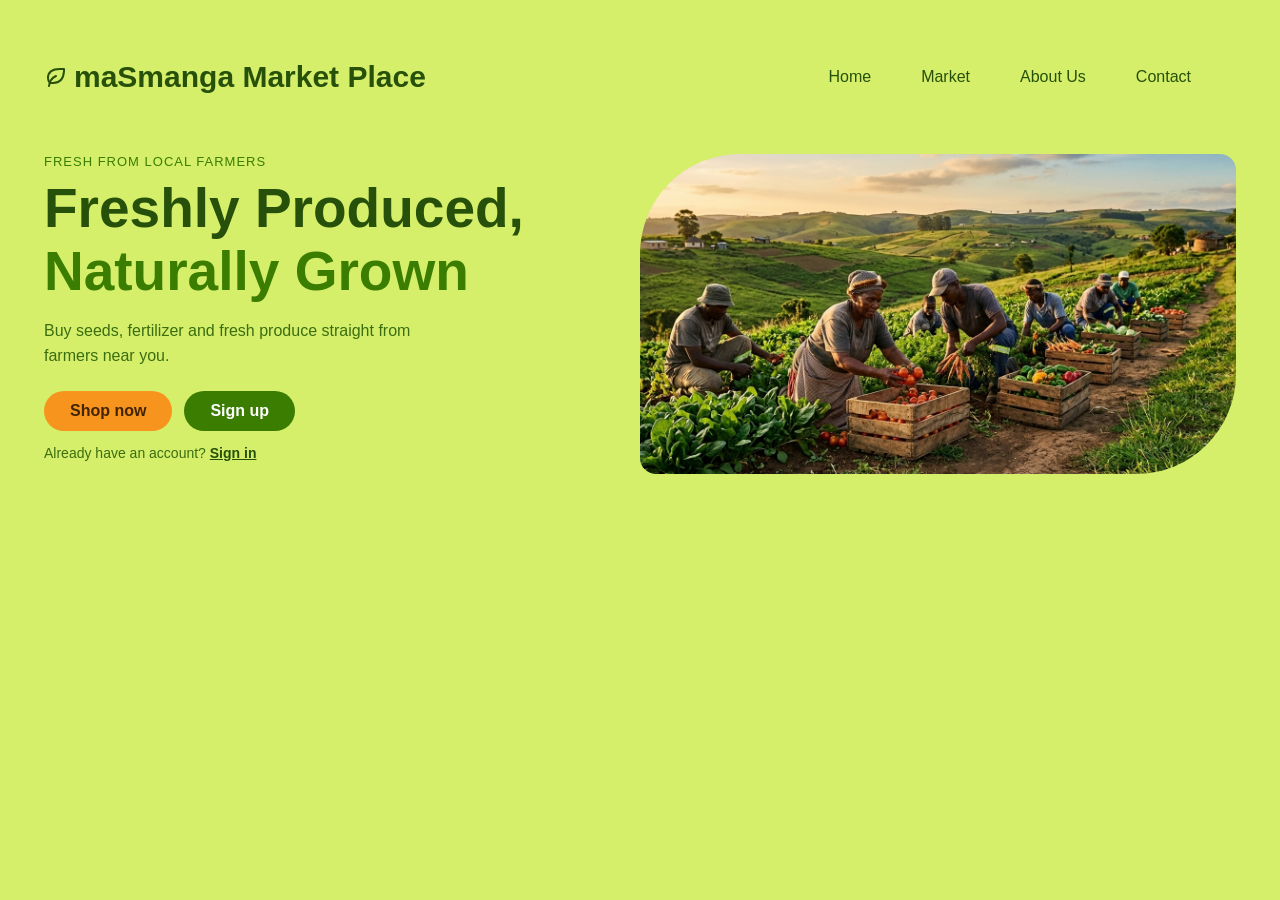
<file: index.html>
<!DOCTYPE html>
    <html lang="en">
        <head>
            <meta charset="UTF-8">
            <meta name="viewport" content="width=device-width, initial-scale=1.0">
            <link rel="stylesheet" href="style.css">
            <title>maSmanga Market Place</title>
        </head>
    
        <body>
            <nav class="nav-bar">
                <a href="index.html" class="logo">
                    <svg xmlns="http://www.w3.org/2000/svg" width="24" height="24" viewBox="0 0 24 24" fill="none" stroke="currentColor" stroke-width="2" stroke-linecap="round" stroke-linejoin="round" class="icon icon-tabler icons-tabler-outline icon-tabler-leaf"><path stroke="none" d="M0 0h24v24H0z" fill="none" /><path d="M5 21c.5 -4.5 2.5 -8 7 -10" /><path d="M9 18c6.218 0 10.5 -3.288 11 -12v-2h-4.014c-9 0 -11.986 4 -12 9c0 1 0 3 2 5h3l.014 0" /></svg>
                    <h1>maSmanga Market Place</h1>
                </a>
                <ul class="nav-links">
                <li><a href="index.html">Home</a></li>
                <li><a href="products.html" target="_blank" rel="noopener noreferrer">Market</a></li>
                <li><a href="About.html" target="_blank" rel="noopener noreferrer">About Us</a></li>
                <li><a href="#">Contact</a></li>
                </ul>
            </nav>

            <main class="hero">
                <div class="hero-text">
                    <p class="label">FRESH FROM LOCAL FARMERS</p>
                    <h1>Freshly Produced, <span>Naturally Grown</span></h1>
                    <p class="intro">Buy seeds, fertilizer and fresh produce straight from farmers near you.</p>

                    <div class="hero-buttons">
                        <a href="products.html" class="hero-btn shop">Shop now</a>
                        <a href="signup.html" class="hero-btn signUp">Sign up</a>
                    </div>
                        <p class="signin-line">Already have an account? <a href="signin.html">Sign in</a></p>
                </div>
                <img class="hero-pictures" src="images/harvesting.jpg" alt=" harvesting image">
            </main>
            <script src="script.js"></script>
        </body>
    </html>
</file>
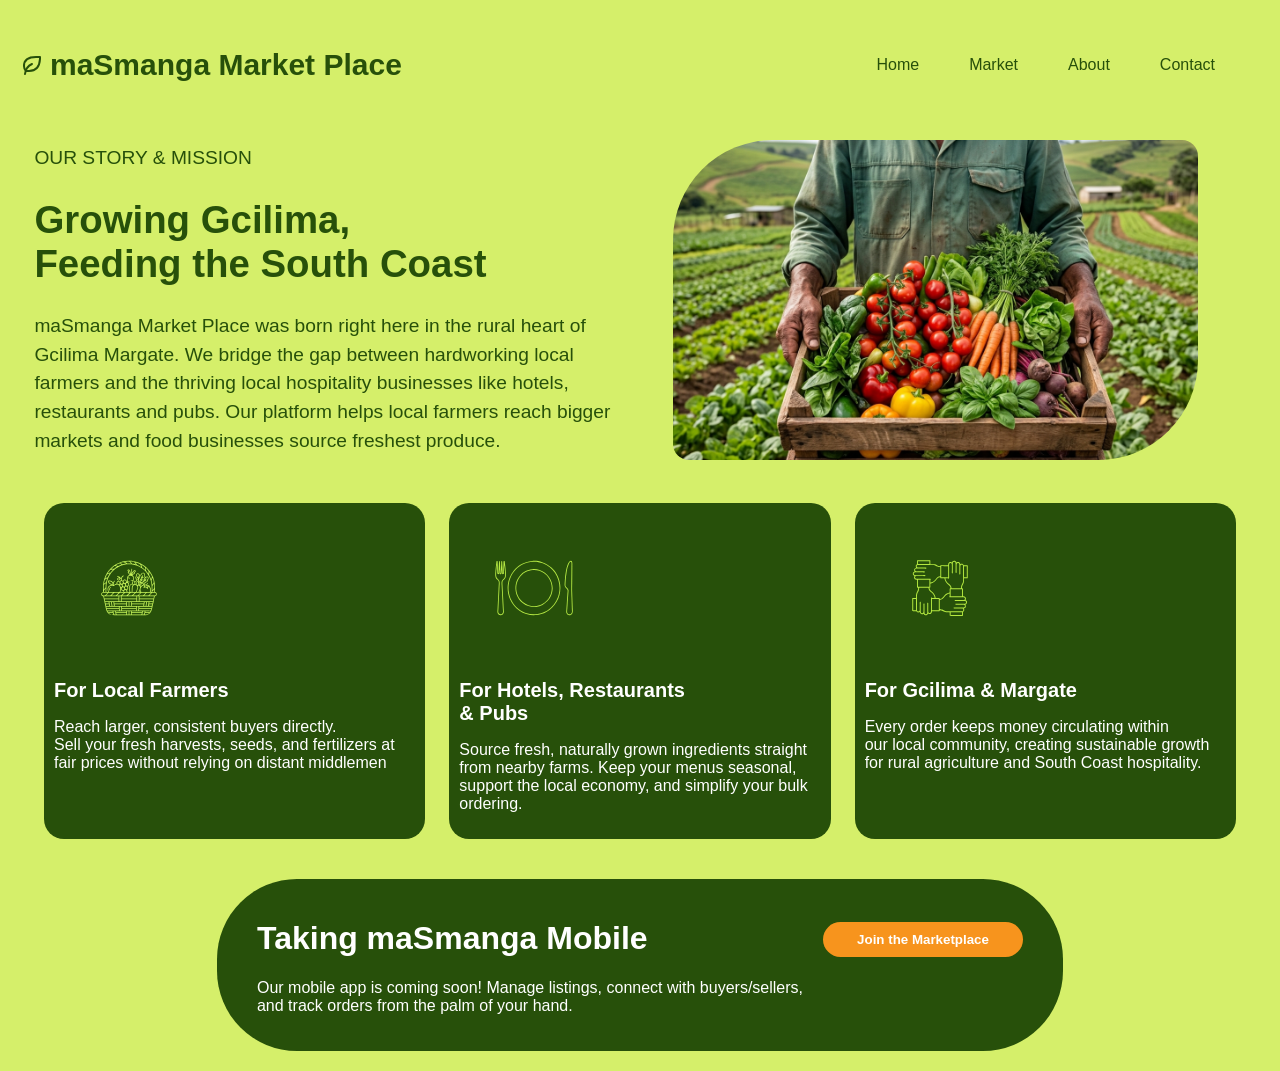
<file: About.html>
<!DOCTYPE html>
<html lang="en">
<head>
    <meta charset="UTF-8">
    <meta name="viewport" content="width=device-width, initial-scale=1.0">
    <link rel="stylesheet" href="style.css">
    <title>About us</title>
</head>
<body>
    <nav class="nav-family">
        <a href="index.html" class="logo">
            <svg xmlns="http://www.w3.org/2000/svg" width="24" height="24" viewBox="0 0 24 24" fill="none" stroke="currentColor" stroke-width="2" stroke-linecap="round" stroke-linejoin="round" class="icon icon-tabler icons-tabler-outline icon-tabler-leaf"><path stroke="none" d="M0 0h24v24H0z" fill="none" /><path d="M5 21c.5 -4.5 2.5 -8 7 -10" /><path d="M9 18c6.218 0 10.5 -3.288 11 -12v-2h-4.014c-9 0 -11.986 4 -12 9c0 1 0 3 2 5h3l.014 0" /></svg>
            <h1>maSmanga Market Place</h1>
        </a>
        <ul class="nav-family-links">
            <li><a href="index.html">Home</a></li>
            <li><a href="products.html">Market</a></li>
            <li><a href="About.html">About</a></li>
            <li><a href="Contact.html">Contact</a></li>
        </ul>
    </nav>
  <main class="hero-section">
  <div class="hero-section-text">
    <p>OUR STORY & MISSION</p>
    <h1>Growing Gcilima,<br>Feeding the South Coast</h1>
    <p>
      maSmanga Market Place was born right here in the rural heart of Gcilima Margate. 
      We bridge the gap between hardworking local farmers and the thriving local hospitality 
      businesses like hotels, restaurants and pubs. Our platform helps local farmers reach bigger 
      markets and food businesses source freshest produce.
    </p>
  </div>
  <img class="hero-section-image" src="images/heroimage.jpg" alt="Hero picture">
</main>
    <div class="columns">
        <div class="first-column">
            <img src="basket-icon.svg" alt="Harvest basket icon">
            <h2>For Local Farmers</h2>
            <p>Reach larger, consistent buyers directly. <br>Sell your fresh harvests, seeds, and fertilizers at <br> fair prices without relying on distant middlemen</p>
        </div>
        <div class="second-column">
            <img src="cutlery-icon.svg" alt="Cutlery icon">
            <h2>For Hotels, Restaurants <br> & Pubs</h2>
            <p>Source fresh, naturally grown ingredients straight <br>from nearby farms. Keep your menus seasonal, <br>support the local economy, and simplify your bulk ordering.</p>
        </div>
        <div class="third-column">
            <img src="hands-icon.svg" alt="Hands icon">
            <h2>For Gcilima & Margate</h2>
            <p>Every order keeps money circulating within <br> our local community, creating sustainable growth <br> for rural agriculture and South Coast hospitality.</p>
        </div>
    </div>
    <div class="final-column">
    <div class="fourth-column">
        <div class="banner-text">
            <h1>Taking maSmanga Mobile</h1>
            <p>Our mobile app is coming soon! Manage listings, connect with buyers/sellers,<br> and track orders from the palm of your hand.</p>
        </div>
        <button class="fourth-column-btn">Join the Marketplace</button>
    </div>
</div>
    </div>
    <script src="script.js"></script>
</body>
</html>
</file>
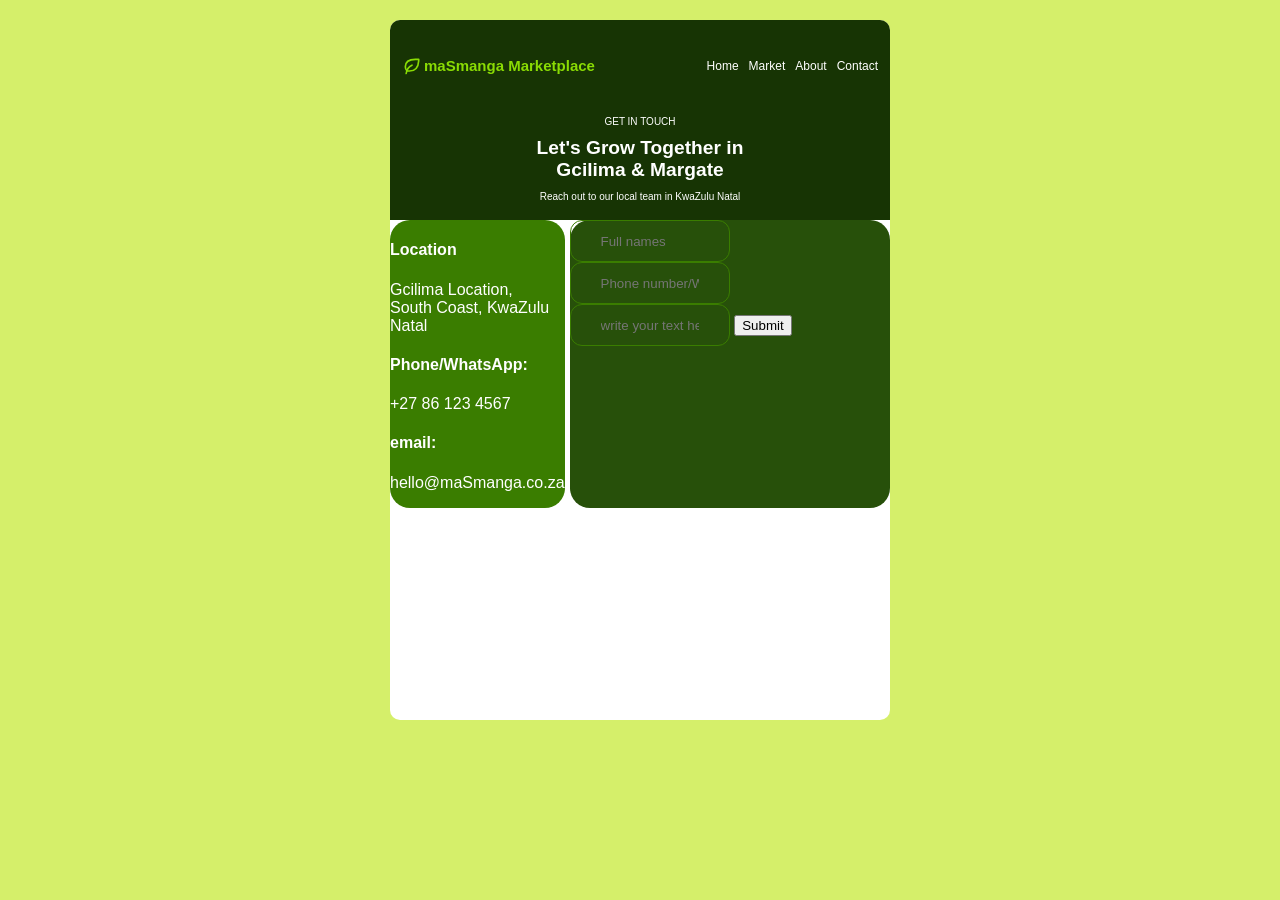
<file: contact.html>
<!DOCTYPE html>
<html lang="en">
<head>
    <meta charset="UTF-8">
    <meta name="viewport" content="width=device-width, initial-scale=1.0">
    <link rel="stylesheet" href="style.css">
    <title>Contact us</title>
</head>
<body class="contact-page">
    <div class="Main-container"><!--this is the container that's holding everything in this page it's only going to have one style (display:flex;) only, it will move the white below to the center-->
        <div class="white-container"><!--this is the white container that the green section is on top of, this is also going to have 2 style(background-color:white; & border-radius:10px;)-->
            <div class="green-container"><!--this is the container that the heading, the svg and nav bar will be inside of-->
                <nav class="navigation-container">
                    <a href="index.html" class="the-logo">
                        <svg xmlns="http://www.w3.org/2000/svg" width="20" height="20" viewBox="0 0 24 24" fill="none" stroke="currentColor" stroke-width="2" stroke-linecap="round" stroke-linejoin="round" class="icon icon-tabler icons-tabler-outline icon-tabler-leaf"><path stroke="none" d="M0 0h24v24H0z" fill="none" /><path d="M5 21c.5 -4.5 2.5 -8 7 -10" /><path d="M9 18c6.218 0 10.5 -3.288 11 -12v-2h-4.014c-9 0 -11.986 4 -12 9c0 1 0 3 2 5h3l.014 0" /></svg>
                        <h5>maSmanga Marketplace</h5>
                    </a>
                    <ul class="green-container-navlinks">
                        <li><a href="index.html">Home</a></li>
                        <li><a href="products.html">Market</a></li>
                        <li><a href="About.html">About</a></li>
                        <li><a href="contact.html">Contact</a></li>
                    </ul>
                </nav>
                <div class="navigation-container-text">
                    <p>GET IN TOUCH</p>
                    <h4 class="navigation-container-h4">Let's Grow Together in <span>Gcilima & Margate</span></h4>
                    <p>Reach out to our local team in KwaZulu Natal</p>
                </div>
            </div>
            <div class="contact-page-cards"> <!--this container is the one holding the below two cards-->
                <div class="first-card">
                    <h4>Location</h4>
                    <p>Gcilima Location, <br>South Coast, KwaZulu Natal</p>
                    <h4>Phone/WhatsApp:</h4>
                    <p>+27 86 123 4567</p>
                    <h4>email:</h4>
                    <p>hello@maSmanga.co.za</p>
                </div>
                <div class="second-card">
                    <input type="text" id="name-input" placeholder="Full names">
                    <input type="tel" id="cellnumber-input" placeholder="Phone number/WhatsApp">
                    <input type="text" id="message-input" placeholder="write your text here">
                    <button>Submit</button>
                </div>


            </div>

        </div>

    </div>
    <script src="script.js"></script>
</body>
</html>
</file>
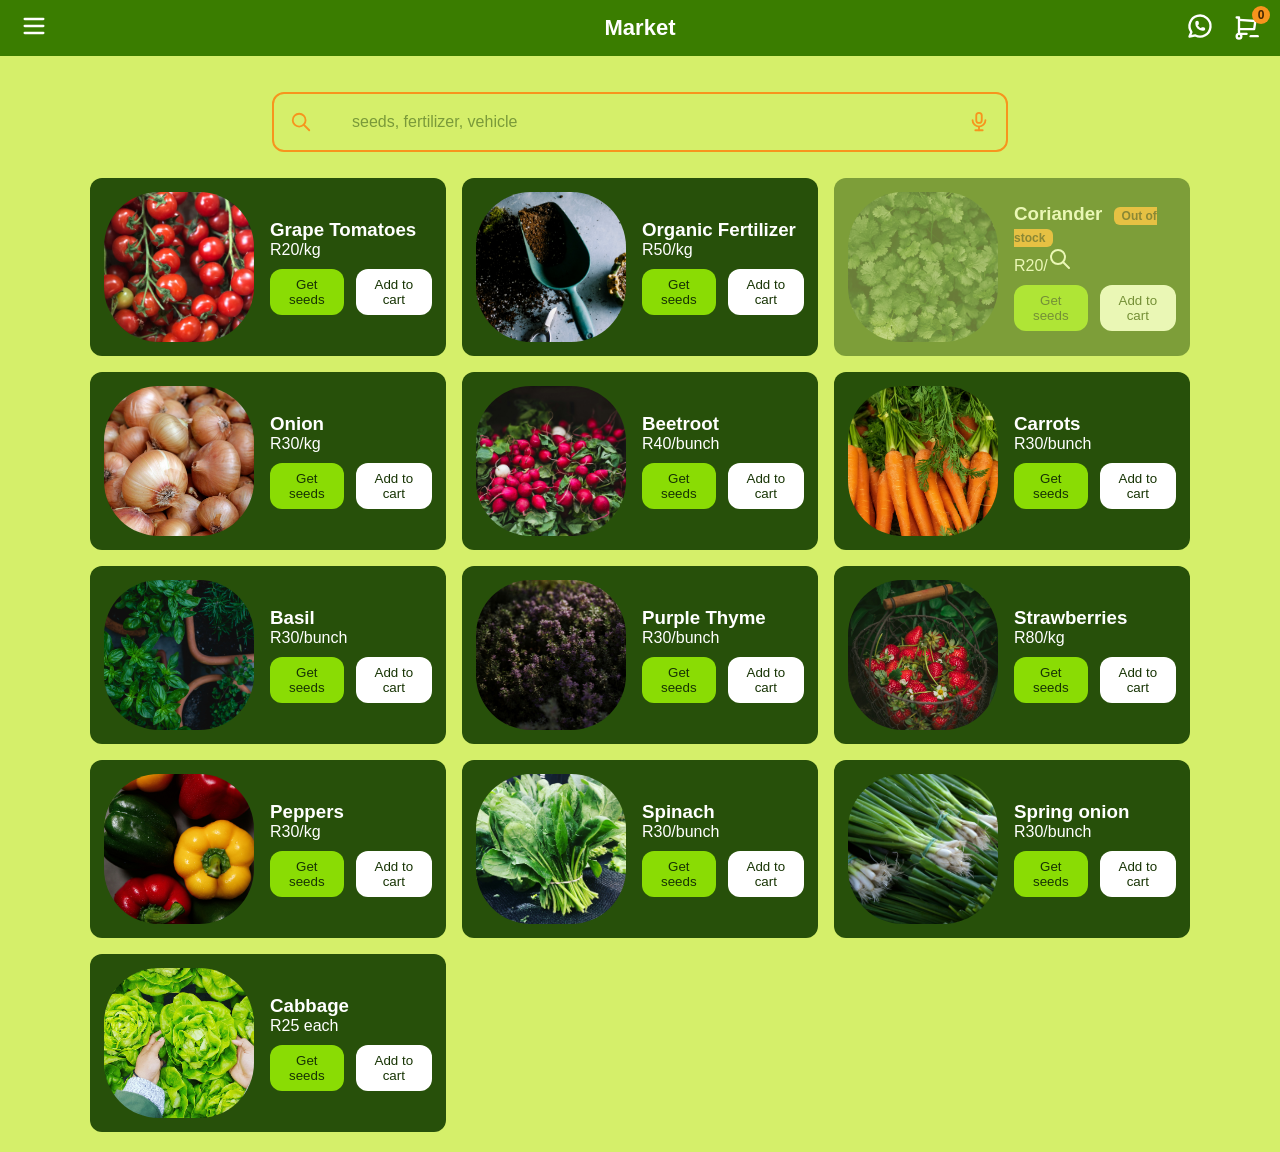
<file: products.html>
<!DOCTYPE html>
<html lang="en">
<head>
    <meta charset="UTF-8">
    <meta name="viewport" content="width=device-width, initial-scale=1.0">
    <link rel="stylesheet" href="style.css">
    <title>Market</title>
</head>
<body class="products-page">
    <header class="top-bar">
        <a href="index.html" class="menu-link">
            <svg xmlns="http://www.w3.org/2000/svg" width="24" height="24" viewBox="0 0 24 24" fill="none" stroke="currentColor" stroke-width="2" stroke-linecap="round" stroke-linejoin="round" class="icon icon-tabler icons-tabler-outline icon-tabler-menu-2"><path stroke="none" d="M0 0h24v24H0z" fill="none" /><path d="M4 6l16 0" /><path d="M4 12l16 0" /><path d="M4 18l16 0" /></svg>
        </a>
        <h1 class="top-bar-title">Market</h1>
        <div class="top-bar-icons">
            <a href="#" class="whatsapp-link">
                <svg xmlns="http://www.w3.org/2000/svg" width="24" height="24" viewBox="0 0 24 24" fill="none" stroke="currentColor" stroke-width="2" stroke-linecap="round" stroke-linejoin="round" class="icon icon-tabler icons-tabler-outline icon-tabler-brand-whatsapp"><path stroke="none" d="M0 0h24v24H0z" fill="none" /><path d="M3 21l1.65 -3.8a9 9 0 1 1 3.4 2.9l-5.05 .9" /><path d="M9 10a.5 .5 0 0 0 1 0v-1a.5 .5 0 0 0 -1 0v1a5 5 0 0 0 5 5h1a.5 .5 0 0 0 0 -1h-1a.5 .5 0 0 0 0 1" /></svg>
            </a>
            <a href="#" class="cart-link">
                <svg xmlns="http://www.w3.org/2000/svg" width="24" height="24" viewBox="0 0 24 24" fill="none" stroke="currentColor" stroke-width="2" stroke-linecap="round" stroke-linejoin="round" class="icon icon-tabler icons-tabler-outline icon-tabler-shopping-cart-minus"><path stroke="none" d="M0 0h24v24H0z" fill="none" /><path d="M4 19a2 2 0 1 0 4 0a2 2 0 0 0 -4 0" /><path d="M12.5 17h-6.5v-14h-2" /><path d="M6 5l14 1l-1 7h-13" /><path d="M16 19h6" /></svg>
                <span id="cart-count">0</span>
            </a>
        </div>
    </header>
    <section class="search-area">
        <div class="search-box">
            <svg xmlns="http://www.w3.org/2000/svg" width="24" height="24" viewBox="0 0 24 24" fill="none" stroke="currentColor" stroke-width="2" stroke-linecap="round" stroke-linejoin="round" class="icon icon-tabler icons-tabler-outline icon-tabler-search"><path stroke="none" d="M0 0h24v24H0z" fill="none" /><path d="M3 10a7 7 0 1 0 14 0a7 7 0 1 0 -14 0" /><path d="M21 21l-6 -6" /></svg>
            <input type="search" id="search-input" placeholder="seeds, fertilizer, vehicle" aria-label="Search products">
            <svg xmlns="http://www.w3.org/2000/svg" width="24" height="24" viewBox="0 0 24 24" fill="none" stroke="currentColor" stroke-width="2" stroke-linecap="round" stroke-linejoin="round" class="icon icon-tabler icons-tabler-outline icon-tabler-microphone"><path stroke="none" d="M0 0h24v24H0z" fill="none" /><path d="M9 5a3 3 0 0 1 3 -3a3 3 0 0 1 3 3v5a3 3 0 0 1 -3 3a3 3 0 0 1 -3 -3l0 -5" /><path d="M5 10a7 7 0 0 0 14 0" /><path d="M8 21l8 0" /><path d="M12 17l0 4" /></svg>
        </div>
    </section>

    <div class="product-list">

        <div class="product" data-name="Grape tomatoes" data-price="20">
            <img class="product-image" src="images/grapetomatoes.jpg" alt="Grape tomatoes">
            <div class="product-info">
                <h3 class="product-name">Grape Tomatoes</h3>
                <p class="product-price">R20/kg</p>
                <div class="product-buttons">
                    <button class="seeds-btn">Get seeds</button>
                    <button class="cart-btn">Add to cart</button>
                </div>
            </div>

        </div>

         <div class="product" data-name="Organic fertilizer" data-price="50">
            <img class="product-image" src="images/fertilizer.jpg" alt="Organic fertilizer">
            <div class="product-info">
                <h3 class="product-name">Organic Fertilizer</h3>
                <p class="product-price">R50/kg</p>
                <div class="product-buttons">
                    <button class="seeds-btn">Get seeds</button>
                    <button class="cart-btn">Add to cart</button>
                </div>
            </div>
        </div>

        <div class="product sold-out" data-name="Coriander" data-price="20">
            <img class="product-image" src="images/coriander.jpg" alt="Coriander">
            <div class="product-info">
                <h3 class="product-name">Coriander <span class="stock-label">Out of stock</span></h3>
                <p class="product-price">R20/<svg xmlns="http://www.w3.org/2000/svg" width="24" height="24" viewBox="0 0 24 24" fill="none" stroke="currentColor" stroke-width="2" stroke-linecap="round" stroke-linejoin="round" class="icon icon-tabler icons-tabler-outline icon-tabler-search"><path stroke="none" d="M0 0h24v24H0z" fill="none" /><path d="M3 10a7 7 0 1 0 14 0a7 7 0 1 0 -14 0" /><path d="M21 21l-6 -6" /></svg></p>
                <div class="product-buttons">
                    <button class="seeds-btn">Get seeds</button>
                    <button class="cart-btn">Add to cart</button>
                </div>
            </div>
        </div>

        <div class="product" data-name="Onion" data-price="30">
            <img class="product-image" src="images/onion.jpg" alt="Onion">
            <div class="product-info">
                <h3 class="product-name">Onion</h3>
                <p class="product-price">R30/kg</p>
                <div class="product-buttons">
                    <button class="seeds-btn">Get seeds</button>
                    <button class="cart-btn">Add to cart</button>
                </div>
            </div>
        </div>

        <div class="product" data-name="Beetroot" data-price="40">
            <img class="product-image" src="images/beetroot.jpg" alt="Beetroot">
            <div class="product-info">
                <h3 class="product-name">Beetroot</h3>
                <p class="product-price">R40/bunch</p>
                <div class="product-buttons">
                    <button class="seeds-btn">Get seeds</button>
                    <button class="cart-btn">Add to cart</button>
                </div>
            </div>
        </div>

        <div class="product" data-name="Carrots" data-price="30">
            <img class="product-image" src="images/carrots.jpg" alt="Carrots">
            <div class="product-info">
                <h3 class="product-name">Carrots</h3>
                <p class="product-price">R30/bunch</p>
                <div class="product-buttons">
                    <button class="seeds-btn">Get seeds</button>
                    <button class="cart-btn">Add to cart</button>
                </div>
            </div>
        </div>

        <div class="product" data-name="Basil" data-price="30">
            <img class="product-image" src="images/basil.jpg" alt="Basil">
            <div class="product-info">
                <h3 class="product-name">Basil</h3>
                <p class="product-price">R30/bunch</p>
                <div class="product-buttons">
                    <button class="seeds-btn">Get seeds</button>
                    <button class="cart-btn">Add to cart</button>
                </div>
            </div>
        </div>

        <div class="product" data-name="Purple Thyme" data-price="30">
            <img class="product-image" src="images/thyme.jpg" alt="Purple Thyme">
            <div class="product-info">
                <h3 class="product-name">Purple Thyme</h3>
                <p class="product-price">R30/bunch</p>
                <div class="product-buttons">
                    <button class="seeds-btn">Get seeds</button>
                    <button class="cart-btn">Add to cart</button>
                </div>
            </div>
        </div>

        <div class="product" data-name="Strawberries" data-price="80">
            <img class="product-image" src="images/strawberries.jpg" alt="Strawberries">
            <div class="product-info">
                <h3 class="product-name">Strawberries</h3>
                <p class="product-price">R80/kg</p>
                <div class="product-buttons">
                    <button class="seeds-btn">Get seeds</button>
                    <button class="cart-btn">Add to cart</button>
                </div>
            </div>
        </div>

         <div class="product" data-name="Peppers" data-price="30">
            <img class="product-image" src="images/peppers.jpg" alt="Peppers">
            <div class="product-info">
                <h3 class="product-name">Peppers</h3>
                <p class="product-price">R30/kg</p>
                <div class="product-buttons">
                    <button class="seeds-btn">Get seeds</button>
                    <button class="cart-btn">Add to cart</button>
                </div>
            </div>
        </div>

        <div class="product" data-name="Spinach" data-price="30">
            <img class="product-image" src="images/spinach.jpg" alt="Spinach">
            <div class="product-info">
                <h3 class="product-name">Spinach</h3>
                <p class="product-price">R30/bunch</p>
                <div class="product-buttons">
                    <button class="seeds-btn">Get seeds</button>
                    <button class="cart-btn">Add to cart</button>
                </div>
            </div>
        </div>

        <div class="product" data-name="Spring onion" data-price="30">
            <img class="product-image" src="images/springonion.jpg" alt="Spring Onion">
            <div class="product-info">
                <h3 class="product-name">Spring onion</h3>
                <p class="product-price">R30/bunch</p>
                <div class="product-buttons">
                    <button class="seeds-btn">Get seeds</button>
                    <button class="cart-btn">Add to cart</button>
                </div>
            </div>
        </div>

        <div class="product" data-name="Cabbage" data-price="25">
            <img class="product-image" src="images/cabbage.jpg" alt="Cabbage">
            <div class="product-info">
                <h3 class="product-name">Cabbage</h3>
                <p class="product-price">R25 each</p>
                <div class="product-buttons">
                    <button class="seeds-btn">Get seeds</button>
                    <button class="cart-btn">Add to cart</button>
                </div>
            </div>
        </div>

    </div>
    <script src="script.js"></script>
</body>
</html>
</file>
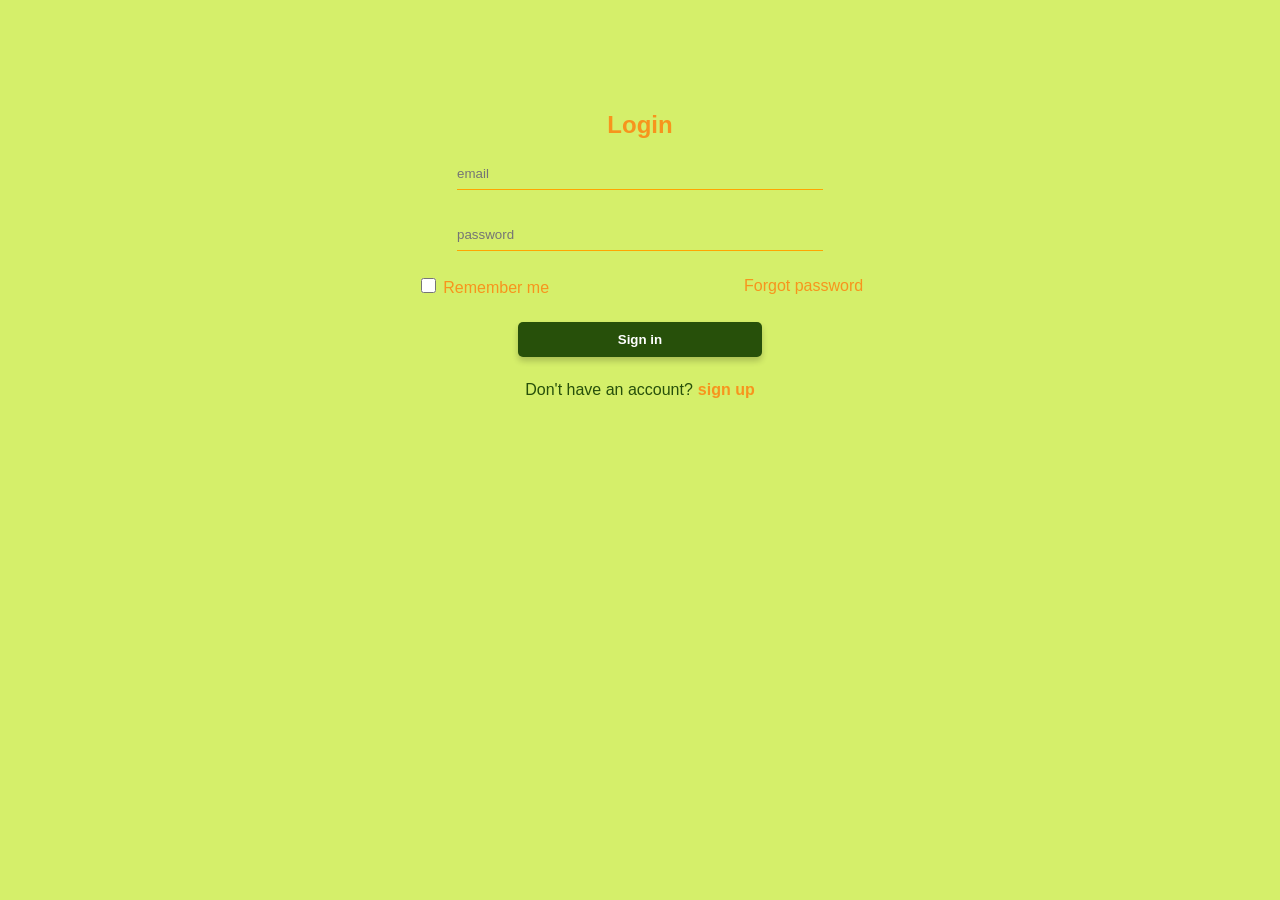
<file: signin.html>
<!DOCTYPE html>
<html lang="en">
<head>
    <meta charset="UTF-8">
    <meta name="viewport" content="width=device-width, initial-scale=1.0">
    <link rel="stylesheet" href="style.css">
    <title>Market signin</title>
</head>
<body class="signin-page">

    <div class="signin-heading">
        <h2>Login</h2>
    </div>
    <div class="signin-form">
        <input type="email" placeholder="email" required>
        <input type="password" placeholder="password" required>
    </div>
    <div class="signin-text">
        <label class="signin-checkbox" for="login">
            <input type="checkbox">
            Remember me
        </label>
        <a href="#">Forgot password</a>
    </div>
    <div class="signin-button">
            <button class="signin-btn">Sign in</button>
        </div>
        <div class="signin-btn-text">
            Don't have an account?
            <a href="signup.html">sign up</a>
        </div>
    <script src="script.js"></script>
</body>
</html>
</file>
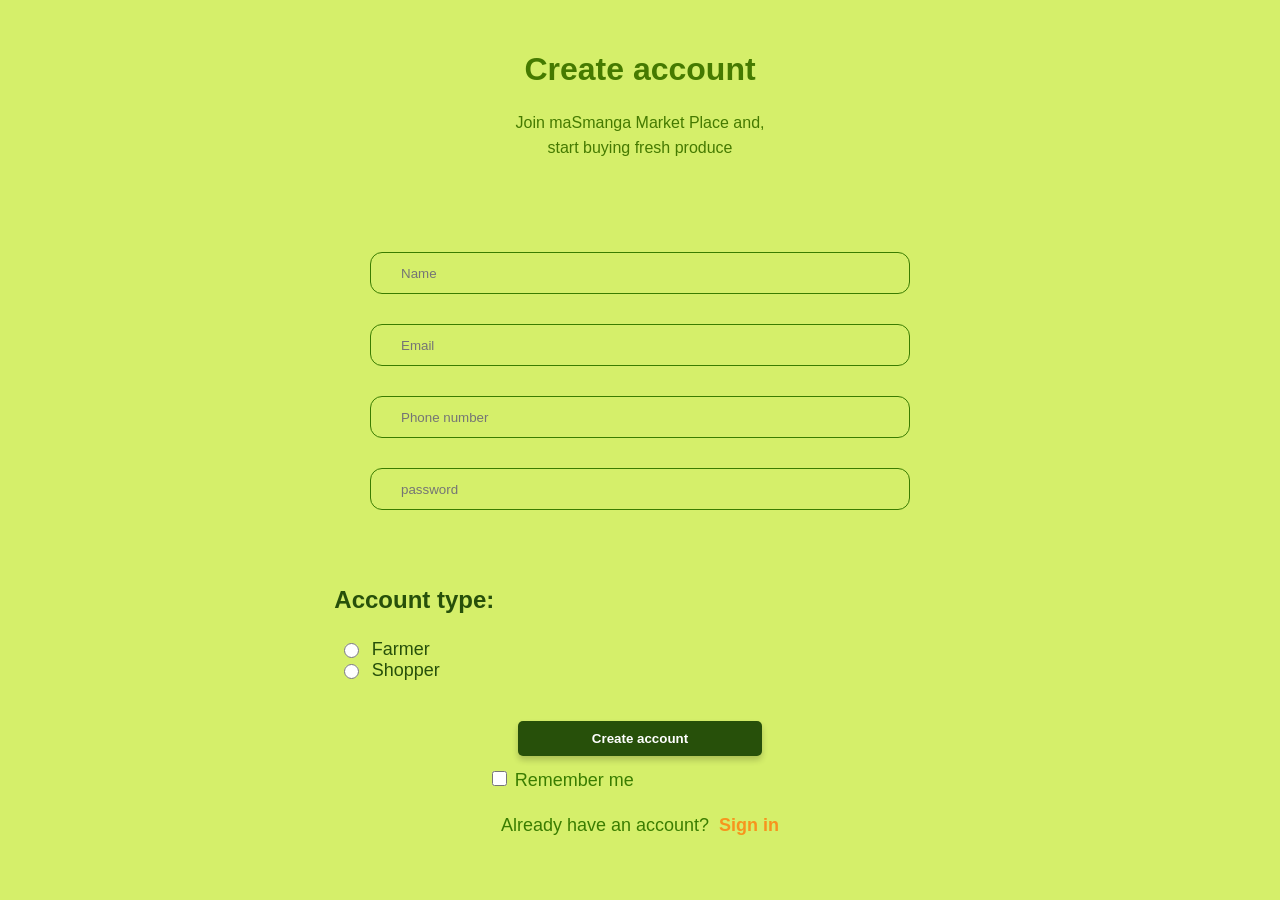
<file: signup.html>
<!DOCTYPE html>
<html lang="en">
<head>
    <meta charset="UTF-8">
    <meta name="viewport" content="width=device-width, initial-scale=1.0">
    <link rel="stylesheet" href="style.css">
    <title>Market signup</title>
</head>
<body class="signup-page">

    <div class="signup-headings">
        <h1 class="signup-h3">Create account</h1>
        <p class="signup-intro">Join maSmanga Market Place and, start buying fresh produce</p>
    </div>

    <section class="form-area">
        <div class="form">
            <input type="text" id="name-input" placeholder="Name">
            <input type="email" id="email-input" placeholder="Email">
            <input type="tel" id="number-input" placeholder="Phone number">
            <input type="password" id="password-input" placeholder="password">
        </div>
    </section>
    <div class="checkbox-group">
        <h2>Account type:</h2>
        <div class="checkbox-options">
            <label class="checkbox-item" for="farmer">
                <input type="radio" id="farmer" name="accountType" value="farmer">
                Farmer
            </label>

            <label class="checkbox-item" for="shopper">
                <input type="radio" id="shopper" name="accountType" value="shopper">
                Shopper
            </label>
        </div>
    </div>

    <div class="create-button">
            <button class="create-btn">Create account</button>
        </div>

        <div class="save-account-option">
        <label class="remember-checkbox" for="rememberMe">
            <input type="checkbox">
            Remember me
        </label>
        </div>

        <div class="account-exist">
            Already have an account?
            <a href="signin.html">Sign in</a>
        </div>
        
<script src="script.js"></script> 
</body>
</html>
</file>
<file: style.css>
body{
    background-color: #D5EF6A;
    background-position: center;
    background-size: cover;
    background-attachment: fixed;
    font-family: Arial, sans-serif;
    font-weight: white;
    box-sizing: border-box;
    width: 100%;
    color: white;
    margin: 0;
    padding: 20px;
}

/*Navigation bar*/
.nav-bar{
    display: flex;
    justify-content: space-between;
    align-items: center;
    padding: 12px 24px;
}
/*Logo*/
.logo{
    gap: 6px;
    color: #27500a;
    display: flex;
    align-items: center;
    font-weight: bold;
    font-size: 20px;
    text-decoration: none;
}
.logo img{
    width: 26px;
    height: 26px;
}
.nav-links{
   display: flex;
    gap:50px;
    margin-right: 25px;
    padding: 20px;

}
.nav-links a{
    color: #27500a;
    text-decoration: none;
}
.nav-links a:hover {
    color: #f7941d;
}

/*Main content*/
.hero {
    display: flex;
    flex-wrap: wrap;
    align-items: center;
    gap: 40px;
    padding: 20px 24px 40px;
}

.hero-text {
    flex: 1 1 320px;
}
.label {
    margin: 0 0 8px;
    font-size: 13px;
    letter-spacing: 1px;
    color: #3a7d00;
}
.hero-text h1 {
    margin: 0 0 14px;
    font-size: 55px;
    line-height: 1.15;
    color: #27500a;
}
.hero-text h1 span {
    color: #3a7d00;
}
.intro {
    margin: 0 0 22px;
    max-width: 380px;
    line-height: 1.6;
    color: #3b6d11;
}
.hero-buttons {
    display: flex;
    gap: 12px;
}
.hero-btn {
    padding: 11px 26px;
    border-radius: 24px;
    text-decoration: none;
    font-weight: bold;
}
.hero-btn.shop{
    background-color: #f7941d;
    color: #412402;
}
.hero-btn.signUp{
    background-color: #3a7d00;
    color: #ffff;
}
.signin-line {
    margin-top: 14px;
    font-size: 14px;
    color: #3b6d11;
}
.signin-line a {
    color: #27500a;
    font-weight: bold;
}
.hero-pictures {
    width: 50%;
    max-width: none; /* Removes any width cap */
    height: 320px;   /* Keeps a clean, balanced height */
    object-fit: cover;
    border-radius: 100px 16px 100px 16px;
    display: block;
}

/*Product page styling starts here*/

/*Top green Market navigation*/
.products-page{
    padding: 0;
}
.top-bar{
    display: grid;
    grid-template-columns: 1fr auto 1fr;
    align-items: center;
    background-color: #3a7d00;
    color: white;
    padding: 12px 20px;
}
.top-bar a {
    color: white;
}
.top-bar svg {
    width: 28px;
    height: 28px;
}
.top-bar-title {
    margin: 0;
    font-size: 22px;
    text-align: center;
}
.top-bar-icons {
    display: flex;
    justify-content: flex-end;
    align-items: center;
    gap: 18px;
}
.cart-link {
    position: relative;
    display: flex;
}
#cart-count {
    position: absolute;
    top: -8px;
    right: -10px;
    background-color: #f7941d;
    color: #412402;
    font-size: 12px;
    font-weight: bold;
    min-width: 18px;
    height: 18px;
    border-radius: 50%;
    display: flex;
    align-items: center;
    justify-content: center;
}

/*Search Area styling*/
.search-area {
    padding: 18px 20px 6px;
    margin: 18px auto 0;
}
.search-box {
    display: flex;
    align-items: center;
    gap: 10px;
    max-width: 700px;
    margin: 0 auto;
    padding: 8px 16px;
    border: 2px solid #f7941d;
    border-radius: 12px;
}
.search-box svg {
    width: 22px;
    height: 22px;
    color: #f7941d;
    flex-shrink: 0;
}
.search-box input {
    flex: 1;
    border: none;
    outline: none;
    background: transparent;
    font-size: 16px;
    color: #27500a;
}
.search-box input::placeholder {
    color: #7a9a3a;
}

.search-box:focus-within {
    border-color: #3a7d00;
}

/*Product section starts here*/
.product-list{
    display: grid;
    grid-template-columns: repeat(auto-fit, minmax(340px, 1fr));
    gap: 16px;
    max-width: 1100px;
    margin: 0 auto;
    padding: 20px;
}
.product{
    gap: 16px;
    color: white;
    padding: 14px;
    display: flex;
    align-items: center;
    border-radius: 12px;
    background-color: #27500a;
}
.product-image{
    height: 150px;
    width: 150px;
    object-fit: cover;
    border-radius: 55px;
}
.product-info{
    flex: 1;
}
.product-name,
.product-price{
    margin: 0;
}
.product-price{
    margin-bottom: 10px;
}
.product-buttons{
    gap: 12px;
    display: flex;
}
.seeds-btn,
.cart-btn{
    border: 0;
    padding: 8px 14px;
    border-radius: 12px;
    cursor: pointer;
    color: #173404;
}
.seeds-btn{
    background-color: #8adc04;
}
.cart-btn{
    background-color: white;
}
.seeds-btn:hover,
.cart-btn:hover{
    opacity: 0.85;
}
.product.sold-out{
    opacity: 0.5;
}
.stock-label{
    color: #412402;
    padding: 2px 8px;
    font-size: 12px;
    margin-left: 6px;
    border-radius: 6px;
    background-color: #f7941d;
}

.signup-page{
    margin: 0;
    padding: 30px;
}
.signup-headings{
    display: flex;
    align-items: center;
    justify-content: center;
    flex-direction: column;
}
.signup-h3,
.signup-intro{
    color: #457A00;
}
.signup-intro{
    margin: 0 0 22px;
    max-width: 250px;
    line-height: 1.6;
    text-align: center;
}
.form-area{
    padding: 18px 20px 6px;
    margin: 1px auto 0;
}
.form{
    gap: 30px;
    padding: 50px;
    display: flex;
    border-color: #3a7d00;
    border-radius: 10px;
    align-items: center;
    flex-direction: column;
    /*background-color: #27500a;*/
}
input{
    width: 50%;
    height:30px;
    padding: 20px 30px;
    border: 1.5px solid #3a7d00;
    border-radius: 12px; 
    box-sizing: border-box;
    outline: none;
    background-color: transparent;
}
.checkbox-group {
    margin-right: 37%;
    margin-top: 0;
    color: #27500a;
    display: flex;
    align-items: center;
    flex-direction: column;
    gap: 5px;
  }
  .checkbox-item {
    margin-right: 50px;
    display: flex;
    align-items: center; 
    gap: 10px; 
    cursor: pointer;
    font-size: large;
  }
  .checkbox-item input[type="radio"] {
    width: 15px;
    height: 15px;
    cursor: pointer;
  }
  .create-button{
    display: flex;
    margin-top: 40px;
    align-items: center;
    justify-content: center;
  }
  .create-btn{
    border: none;
    width: 20%;
    color: white;
    padding: 10px;
    font-weight: bolder;
    border-radius: 5px;
    cursor: pointer;
    background-color: #27500a;
    transition: background-color 2.2s ease;
    box-shadow: 0px 4px 6px rgba(0, 0, 0, 0.2);
  }
  .create-btn:hover {
    background-color: #8ADC04;
}
.save-account-option{
    display: flex;
    color: #3a7d00;
    font-weight: lighter;
    font-size: large;
    gap: 54px;
    justify-content: center;
    margin: 1% 13% 0 0;
}
.remember-checkbox input[type="checkbox"]{
    width: 15px;
    height: 15px;
    cursor: pointer;
}
.save-account-option a{
    color: #3a7d00;
}
.account-exist{
    gap: 10px;
    color: #3a7d00;
    margin-top: 2%;
    display: flex;
    font-size: large;
    justify-content: center;
}
.account-exist a{
    text-decoration: none;
    color: #f7941d;
    font-weight: bold;
}

.signin-page{
    margin: 0;
    padding: 30px;
}
.signin-heading{
    margin-top: 5%;
    display: flex;
    align-items: center;
    color: #f7941d;
    flex-direction: column;
}
.signin-form{
    display: flex;
    gap: 30px;
    flex-direction: column;
    align-items: center;
}
.signin-form input{
    width: 30%;
    background-color: transparent;
    border: none;                
    border-bottom: 1px solid orange; 
    outline: none;               
    padding: 15px 0; 
    color: a0a0a0;
    border-bottom-left-radius: 0%;
   border-bottom-right-radius: 0%;
}
.signin-text{
    gap: 195px;
    margin-top: 2%;
    display: flex;
    align-items: center;
    color: #f7941d;
    justify-content: center;

}
.signin-checkbox input[type="checkbox"]{
    width: 15px;
    height: 15px;
    cursor: pointer;
}
.signin-checkbox:hover{
    color: #27500a;
}
.signin-text a{
    cursor: pointer;
    text-decoration: none;
    color: #f7941d;
    font-size: medium;
}
.signin-text a:hover{
    color: #27500a;
}
.signin-button{
    display: flex;
    margin-top: 2%;
    align-items: center;
    justify-content: center;
    flex-direction: column;
}
.signin-btn{
    border: none;
    width: 20%;
    color: white;
    padding: 10px;
    font-weight: bolder;
    border-radius: 5px;
    cursor: pointer;
    background-color: #27500a;
    transition: background-color 2.2s ease;
    box-shadow: 0px 4px 6px rgba(0, 0, 0, 0.2);
}
.signin-btn:hover{
    background-color: #8ADC04;
}
.signin-btn-text{
    gap:5px;
    color: #27500a;
    margin-top: 2%;
    display: flex;
    align-items: center;
    font-size: medium;
    font-weight: lighter;
    justify-content: center;
}
.signin-btn-text a{
    text-decoration: none;
    color: #f7941d;
    font-weight: bold;
}
.nav-family{
    display: flex;
    align-items: center;
    justify-content: space-between;
}
.nav-family-links{
    display: flex;
    gap:50px;
    margin-right: 25px;
    padding: 20px;
}
ul{
    list-style-type: none;
}
.nav-family-links a{
    text-decoration: none;
    color: #27500a;
}
.nav-family-links a:hover{
    color: #f7941d;
}
.hero-section {
  justify-content: space-between;
  align-items: center;
  display: flex;
  margin-right: 5%;
  margin-left: 1%;
  margin-top: 1%;
  font-size: larger;
}

.hero-section-text {
  padding: 2px;
  width: 50%; /* Gives the paragraph enough room to flow naturally without pushing the image */
}

.hero-section-text p {
  color: #27500a;
  line-height: 1.5; /* Improves readability */
}

.hero-section-text h1 {
  color: #27500a;
}

.hero-section-image {
  width: 45%;
  max-width: none;
  height: 320px;
  object-fit: cover;
  border-radius: 100px 16px 100px 16px;
  display: block;
}

.first-column img,
.second-column img,
.third-column img{
    width: 150px;
    height: 150px;
    object-fit: contain;
    margin-bottom: 16px;
    display: block;
}
.columns{
    margin-top: 2.1%;
    display: flex;
    gap: 24px;
    padding: 0 24px 40px;
}
.first-column h2,
.second-column h2,
.third-column h2 {
    margin: 0 0 10px;
    font-size: 20px;
}

.first-column,
.second-column,
.third-column {
    flex: 1;
    background-color: #27500a;
    color: #ffffff;
    padding: 10px 10px; /* Adds breathing room inside the card */
    border-radius: 20px;
    height: auto; /* Removes any tall fixed height */
    min-height: unset;
}
.final-column{
    display: flex;
    justify-content: center;
}
.fourth-column{
    display: flex;
    gap: 20px;
    box-sizing: border-box;
    border-radius: 80px;
    background-color: #27500a;
    padding: 20px 40px;
}
.fourth-column-btn{
    height: 35px;
    width: 200px;
    border: none;
    border-radius: 50px;
    margin-top: 3%;
    background-color: #f7941d;
    color: white;
    font-weight: bold;
    cursor: pointer;
}
.fourth-column-btn:hover{
    background-color: #8adc04;
}
.Main-container{
    display: flex;
    align-items: center;
    justify-content: center;
}
.white-container{
    background-color: white;
    border-radius: 10px;
    height: 700px;
    width: 500px;
    border-radius: 10px;
}
.green-container{
    background-color: #173404;
    height: 200px;
    width: 500px;
    border-top-left-radius:10px ;
    border-top-right-radius: 10px;
}
.navigation-container{
    display: flex;
    justify-content: space-between;
    align-items: center;
    width: 100%;
    padding: 12px 12px;
    box-sizing: border-box;
}
.the-logo{
    display: inline-flex;
    align-items: center;
    gap: 2px;
    color: #8ADC04;
    text-decoration: none;
}
.the-logo svg{
    stroke: #8ADC04;
    flex-shrink: 0;
}
.the-logo h5{
    font-size: 15px;
    font-weight: bold;
}
.green-container-navlinks{
    display: inline-flex;
    gap: 10px;
    font-size:12px; 
}
.green-container-navlinks a{
    text-decoration: none;
    color: white;
}
.green-container-navlinks a:hover{
    color: #f7941d;
}
.navigation-container-text{
    gap: 1%;
    display: flex;
    align-items: center;
    flex-direction: column;
    margin-bottom: 10%;

}
.navigation-container-text h4,
.navigation-container-text p{
    margin:1%;
}
.navigation-container-text p{
    font-size: x-small;
}
.navigation-container-text h4 span{
    display: flex;
    flex-direction: column;
    align-items: center;
}
.navigation-container-text h4{
    font-size: larger;
}
.contact-page-cards{
    display: flex;
    gap: 5px;
}
.first-card{
    border-radius: 20px;
    background-color: #3a7d00;
    box-sizing: border-box;
}
.first-card p h4{
    margin: 0%;
}
.second-card{
    border-radius: 20px;
    background-color: #27500a;
}
</file>
